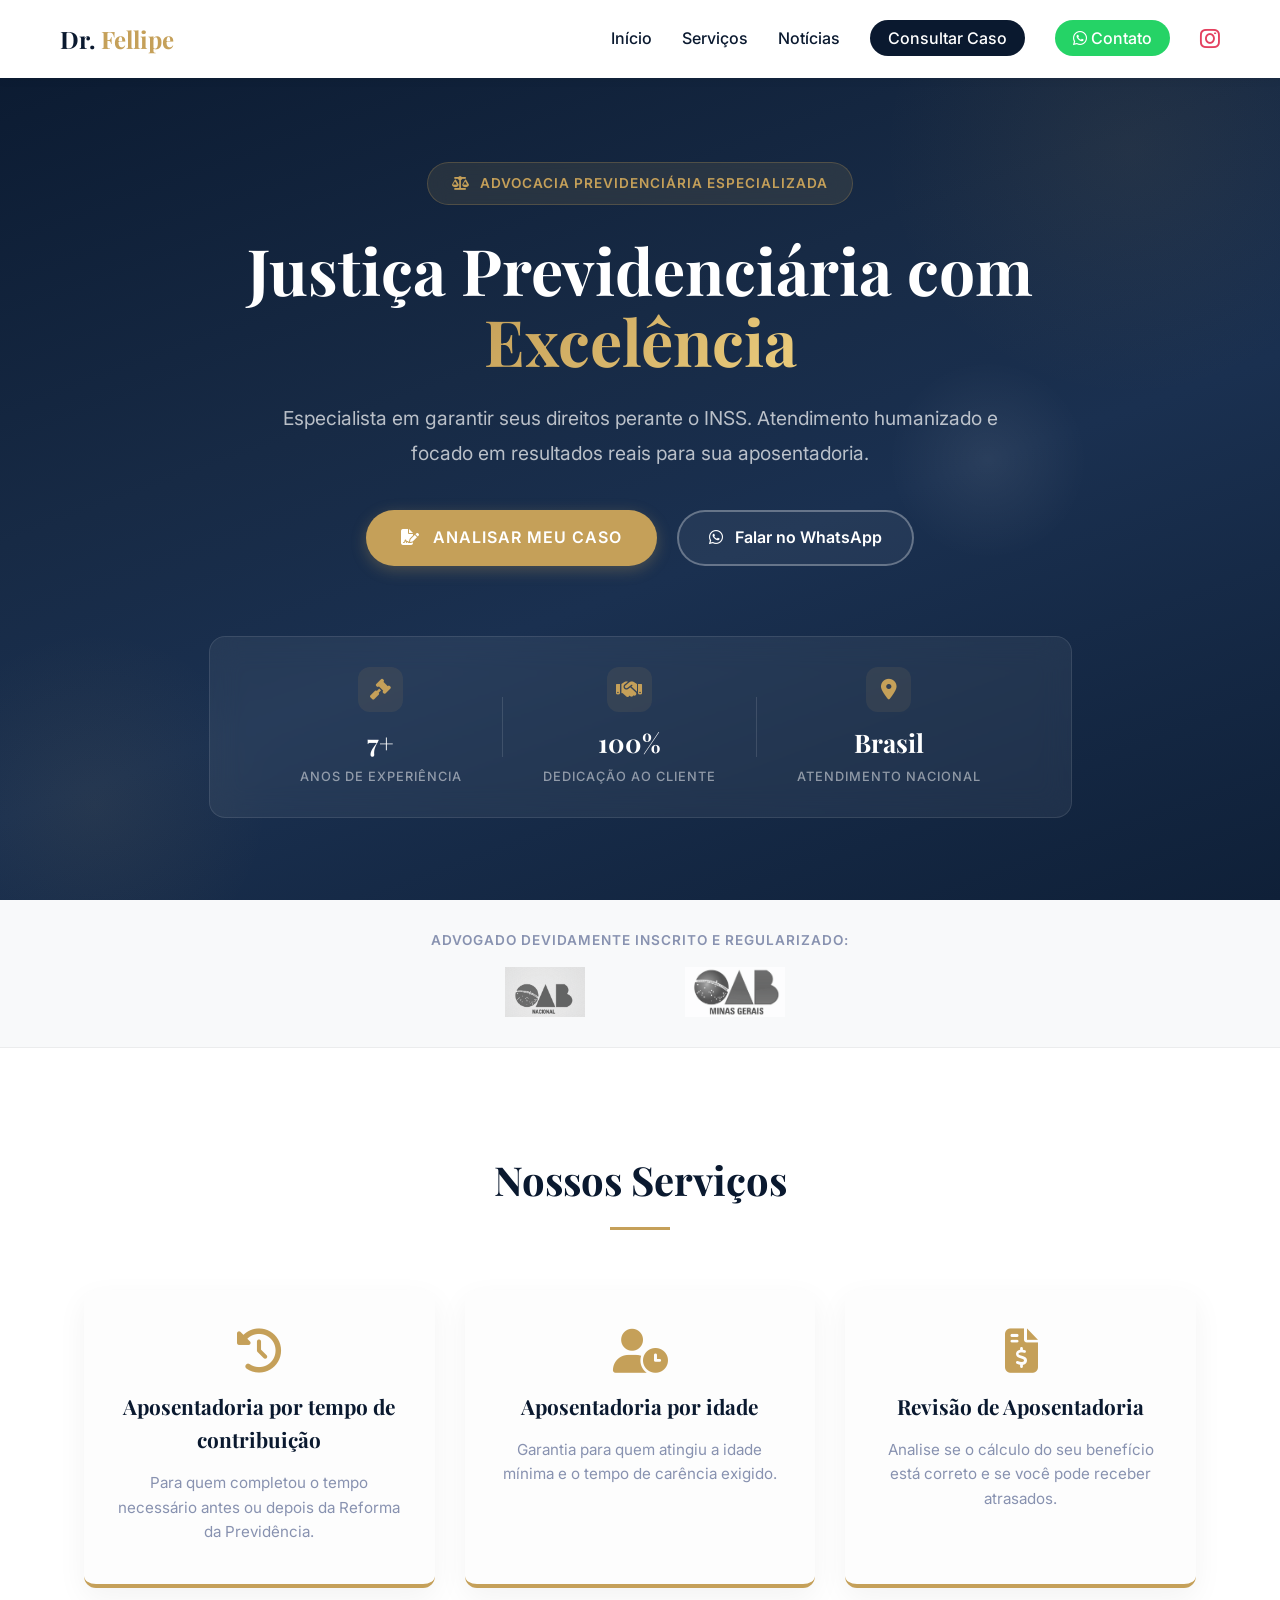
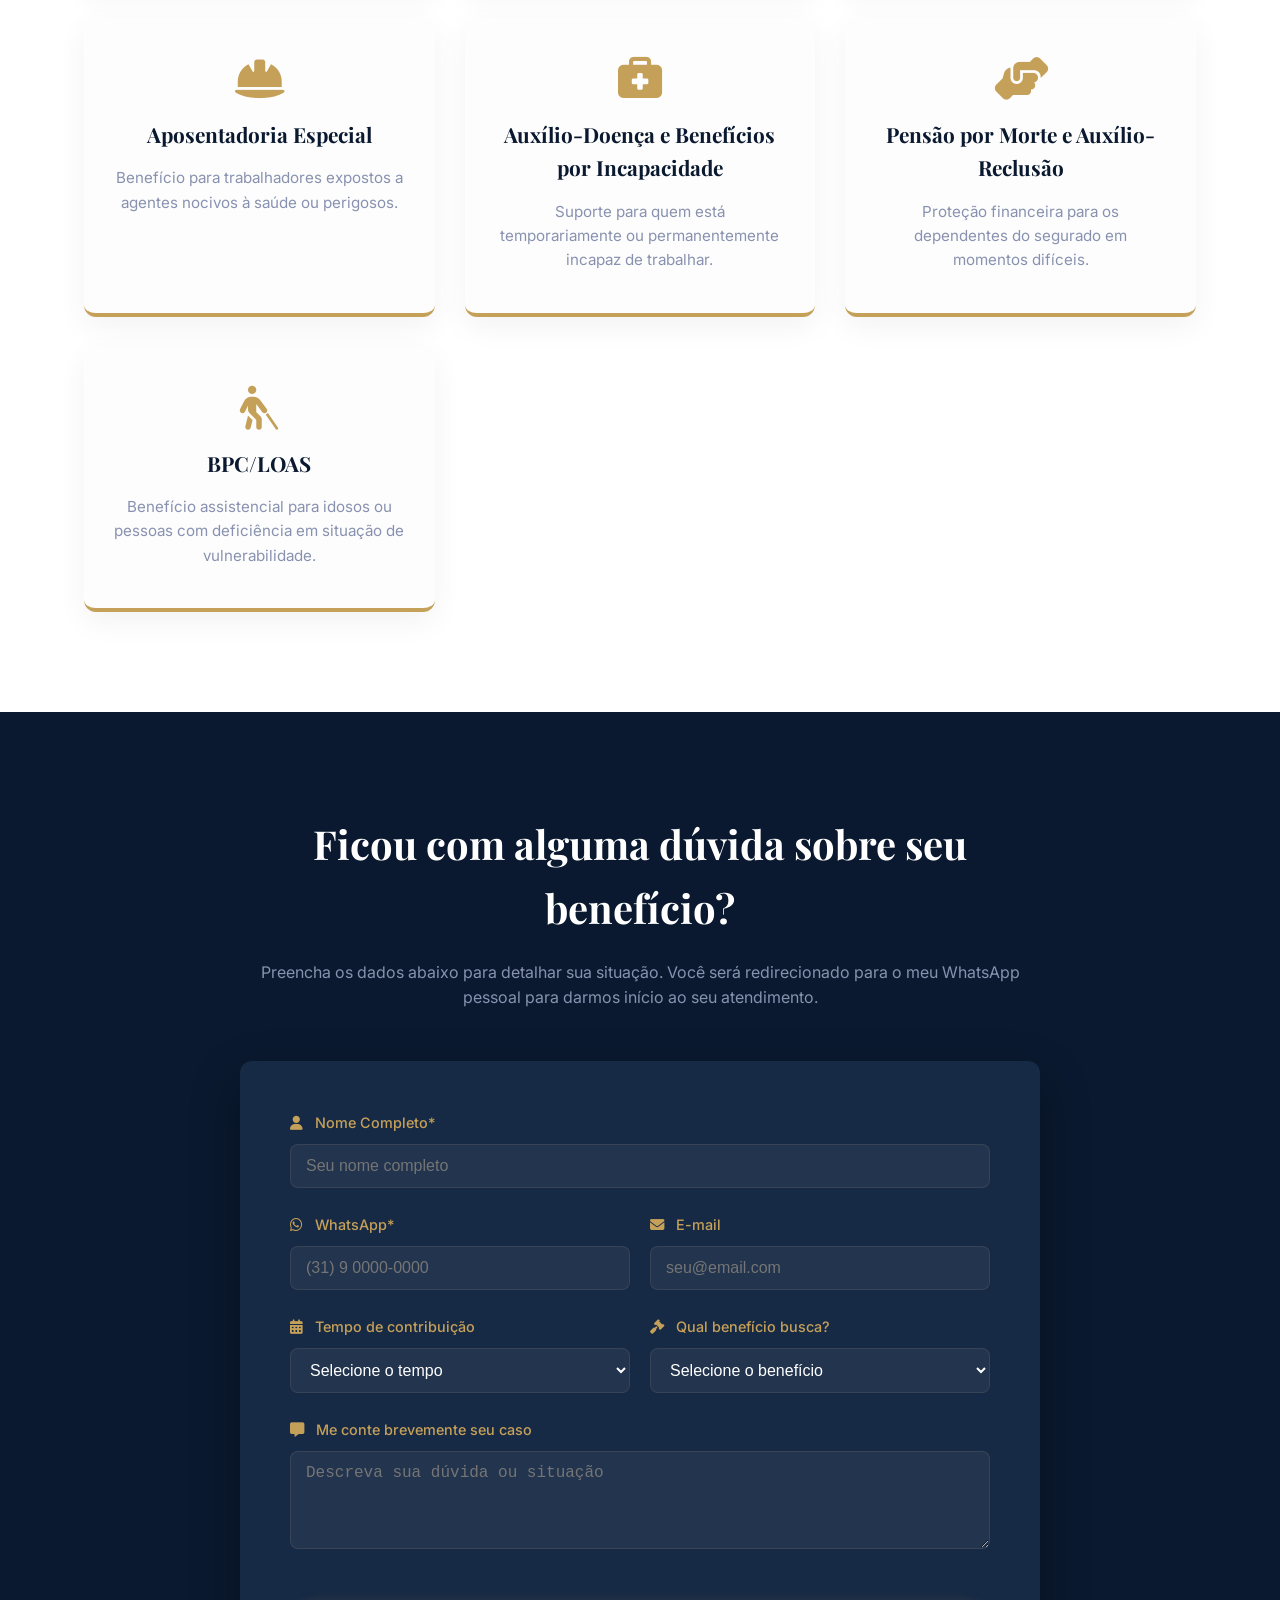
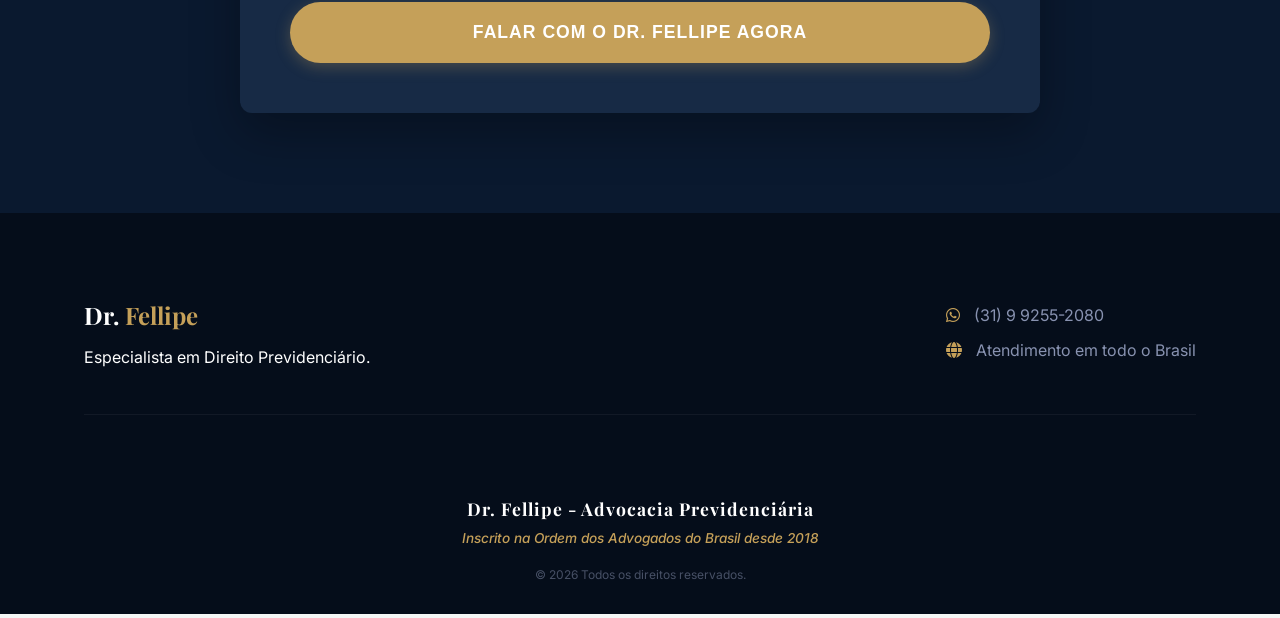
<file: index.html>
<!DOCTYPE html>
<html lang="pt-BR">

<head>
    <!-- Google tag (gtag.js) -->
    <script async src="https://www.googletagmanager.com/gtag/js?id=G-FZ1FF92RK1"></script>
    <script>
        window.dataLayer = window.dataLayer || [];
        function gtag() { dataLayer.push(arguments); }
        gtag('js', new Date());
        gtag('config', 'G-FZ1FF92RK1');
    </script>
    <meta charset="UTF-8">
    <meta name="viewport" content="width=device-width, initial-scale=1.0">
    <title>Dr. Fellipe - Advocacia Previdenciária especializada</title>
    <meta name="description"
        content="Consultoria especializada em aposentadorias, revisões e benefícios do INSS. Dr. Fellipe - Atendimento humanizado e focado em resultados reais para você.">
    <!-- Favicon -->
    <link rel="icon" type="image/svg+xml" href="favicon.svg">
    <!-- Schema.org JSON-LD -->
    <script type="application/ld+json">
    {
        "@context": "https://schema.org",
        "@type": "Attorney",
        "name": "Dr. Fellipe - Advocacia Previdenciária",
        "description": "Consultoria especializada em aposentadorias, revisões e benefícios do INSS. Atendimento humanizado e focado em resultados reais.",
        "url": "https://drfellipe.com.br",
        "telephone": "+5531992552080",
        "areaServed": "BR",
        "priceRange": "$$",
        "knowsAbout": ["Direito Previdenciário", "Aposentadoria", "Revisão de Benefício", "INSS", "BPC/LOAS"],
        "sameAs": [
            "https://www.instagram.com/fellipe_rosse/"
        ],
        "contactPoint": {
            "@type": "ContactPoint",
            "telephone": "+5531992552080",
            "contactType": "customer service",
            "availableLanguage": "Portuguese"
        }
    }
    </script>

    <!-- Open Graph -->
    <meta property="og:title" content="Dr. Fellipe - Advocacia Previdenciária">
    <meta property="og:description" content="Sua aposentadoria com quem entende do assunto.">
    <meta property="og:type" content="website">
    <!-- Fonts -->
    <link rel="preconnect" href="https://fonts.googleapis.com">
    <link rel="preconnect" href="https://fonts.gstatic.com" crossorigin>
    <link
        href="https://fonts.googleapis.com/css2?family=Inter:wght@300;400;600;700&family=Playfair+Display:wght@400;700&display=swap"
        rel="stylesheet">
    <!-- Font Awesome -->
    <link rel="stylesheet" href="https://cdnjs.cloudflare.com/ajax/libs/font-awesome/6.4.0/css/all.min.css">
    <!-- Styles -->
    <link rel="stylesheet" href="style.css">
</head>

<body>

    <!-- Loading Spinner -->
    <div id="page-loader" class="page-loader">
        <div class="loader-content">
            <div class="loader-spinner"></div>
            <div class="loader-logo">Dr. <span>Fellipe</span></div>
        </div>
    </div>

    <!-- Header / Nav -->
    <header>
        <nav class="container">
            <div class="logo">Dr. <span>Fellipe</span></div>
            <button class="hamburger" id="hamburger" aria-label="Abrir menu">
                <span class="hamburger-line"></span>
                <span class="hamburger-line"></span>
                <span class="hamburger-line"></span>
            </button>
            <ul class="nav-links" id="navLinks">
                <li><a href="#home">Início</a></li>
                <li><a href="#servicos">Serviços</a></li>
                <li><a href="noticias.html">Notícias</a></li>
                <li><a href="#analise" class="btn-cta-nav">Consultar Caso</a></li>
                <li><a href="https://wa.me/5531992552080" class="btn-whatsapp-nav"><i class="fab fa-whatsapp"></i>
                        Contato</a></li>
                <li><a href="https://www.instagram.com/fellipe_rosse/" target="_blank" class="nav-instagram"><i
                            class="fab fa-instagram"></i></a></li>
            </ul>
        </nav>
    </header>

    <!-- Hero Section -->
    <section id="home" class="hero reveal">
        <!-- Decorative floating elements -->
        <div class="hero-decoration">
            <div class="hero-shape hero-shape-1"></div>
            <div class="hero-shape hero-shape-2"></div>
            <div class="hero-shape hero-shape-3"></div>
        </div>

        <div class="container hero-content">
            <div class="hero-text">
                <span class="hero-badge"><i class="fas fa-scale-balanced"></i> Advocacia Previdenciária Especializada</span>
                <h1>Justiça Previdenciária com <span class="highlight">Excelência</span></h1>
                <p>Especialista em garantir seus direitos perante o INSS. Atendimento humanizado e focado em resultados
                    reais para sua aposentadoria.</p>
                <div class="hero-btns">
                    <a href="#analise" class="btn btn-gold"><i class="fas fa-file-signature"></i> Analisar meu caso</a>
                    <a href="https://wa.me/5531992552080" class="btn-outline"><i class="fab fa-whatsapp"></i> Falar no WhatsApp</a>
                </div>
            </div>

            <div class="hero-stats">
                <div class="hero-stat">
                    <div class="hero-stat-icon"><i class="fas fa-gavel"></i></div>
                    <div class="hero-stat-number">7+</div>
                    <div class="hero-stat-label">Anos de Experiência</div>
                </div>
                <div class="hero-stat-divider"></div>
                <div class="hero-stat">
                    <div class="hero-stat-icon"><i class="fas fa-handshake"></i></div>
                    <div class="hero-stat-number">100%</div>
                    <div class="hero-stat-label">Dedicação ao Cliente</div>
                </div>
                <div class="hero-stat-divider"></div>
                <div class="hero-stat">
                    <div class="hero-stat-icon"><i class="fas fa-map-marker-alt"></i></div>
                    <div class="hero-stat-number">Brasil</div>
                    <div class="hero-stat-label">Atendimento Nacional</div>
                </div>
            </div>
        </div>
    </section>

    <!-- Trust Section (OAB Logos) -->
    <section class="trust-section reveal">

        <div class="container trust-container">
            <p>Advogado devidamente inscrito e regularizado:</p>
            <div class="logo-grid">
                <div class="trust-logo">
                    <img src="oab-nacional.png" alt="OAB Nacional - Conselho Federal"
                        onerror="this.parentElement.innerHTML='<span class=\'logo-placeholder\'>OAB Nacional</span>'">
                </div>
                <div class="trust-logo">
                    <img src="oab-mg.png" alt="OAB Minas Gerais"
                        onerror="this.parentElement.innerHTML='<span class=\'logo-placeholder\'>OAB MG</span>'">
                </div>
            </div>
        </div>
    </section>

    <!-- Services Section -->
    <section id="servicos" class="services reveal">

        <div class="container">
            <h2 class="section-title">Nossos Serviços</h2>
            <div class="services-grid">
                <!-- Cards will be styled in CSS -->
                <div class="service-card reveal">
                    <i class="fas fa-history"></i>
                    <h3>Aposentadoria por tempo de contribuição</h3>
                    <p class="service-description">Para quem completou o tempo necessário antes ou depois da Reforma da
                        Previdência.</p>
                </div>
                <div class="service-card reveal">
                    <i class="fas fa-user-clock"></i>
                    <h3>Aposentadoria por idade</h3>
                    <p class="service-description">Garantia para quem atingiu a idade mínima e o tempo de carência
                        exigido.</p>
                </div>
                <div class="service-card reveal">
                    <i class="fas fa-file-invoice-dollar"></i>
                    <h3>Revisão de Aposentadoria</h3>
                    <p class="service-description">Analise se o cálculo do seu benefício está correto e se você pode
                        receber atrasados.</p>
                </div>
                <div class="service-card reveal">
                    <i class="fas fa-hard-hat"></i>
                    <h3>Aposentadoria Especial</h3>
                    <p class="service-description">Benefício para trabalhadores expostos a agentes nocivos à saúde ou
                        perigosos.</p>
                </div>
                <div class="service-card reveal">
                    <i class="fas fa-briefcase-medical"></i>
                    <h3>Auxílio-Doença e Benefícios por Incapacidade</h3>
                    <p class="service-description">Suporte para quem está temporariamente ou permanentemente incapaz de
                        trabalhar.</p>
                </div>
                <div class="service-card reveal">
                    <i class="fas fa-hands-helping"></i>
                    <h3>Pensão por Morte e Auxílio-Reclusão</h3>
                    <p class="service-description">Proteção financeira para os dependentes do segurado em momentos
                        difíceis.</p>
                </div>
                <div class="service-card reveal">
                    <i class="fas fa-blind"></i>
                    <h3>BPC/LOAS</h3>
                    <p class="service-description">Benefício assistencial para idosos ou pessoas com deficiência em
                        situação de vulnerabilidade.</p>
                </div>

            </div>
        </div>
    </section>

    <!-- Funnel / Lead Generation Section -->
    <section id="analise" class="funnel reveal">

        <div class="container">
            <div class="funnel-container">
                <div class="funnel-header">
                    <h2>Ficou com alguma dúvida sobre seu benefício?</h2>
                    <p>Preencha os dados abaixo para detalhar sua situação. Você será redirecionado para o meu WhatsApp
                        pessoal para darmos início ao seu atendimento.</p>
                </div>

                <form id="leadForm" class="lead-form">
                    <div class="form-group">
                        <label for="nome"><i class="fas fa-user"></i> Nome Completo*</label>
                        <input type="text" id="nome" name="nome" placeholder="Seu nome completo" required>
                    </div>

                    <div class="form-row">
                        <div class="form-group">
                            <label for="whatsapp"><i class="fab fa-whatsapp"></i> WhatsApp*</label>
                            <input type="text" id="whatsapp" name="whatsapp" placeholder="(31) 9 0000-0000" required>
                        </div>
                        <div class="form-group">
                            <label for="email"><i class="fas fa-envelope"></i> E-mail</label>
                            <input type="email" id="email" name="email" placeholder="seu@email.com">
                        </div>
                    </div>

                    <div class="form-row">
                        <div class="form-group">
                            <label for="tempo"><i class="fas fa-calendar-alt"></i> Tempo de contribuição</label>
                            <select id="tempo" name="tempo">
                                <option value="">Selecione o tempo</option>
                                <option value="menos-15">Menos de 15 anos</option>
                                <option value="15-25">15 a 25 anos</option>
                                <option value="25-35">25 a 35 anos</option>
                                <option value="mais-35">Mais de 35 anos</option>
                                <option value="não-sei">Não sei ao certo</option>
                            </select>
                        </div>
                        <div class="form-group">
                            <label for="beneficio"><i class="fas fa-gavel"></i> Qual benefício busca?</label>
                            <select id="beneficio" name="beneficio">
                                <option value="">Selecione o benefício</option>
                                <option value="tempo">Aposentadoria por tempo</option>
                                <option value="especial">Aposentadoria especial</option>
                                <option value="revisao">Revisão de benefício</option>
                                <option value="auxilio">Auxílio-doença</option>
                                <option value="pensao">Pensão</option>
                                <option value="outro">Outro</option>
                            </select>
                        </div>
                    </div>

                    <div class="form-group">
                        <label for="caso"><i class="fas fa-comment-alt"></i> Me conte brevemente seu caso</label>
                        <textarea id="caso" name="caso" rows="4"
                            placeholder="Descreva sua dúvida ou situação"></textarea>
                    </div>

                    <button type="submit" class="btn btn-gold btn-block">
                        Falar com o Dr. Fellipe agora
                    </button>

                </form>
            </div>
        </div>
    </section>

    <footer>
        <div class="container">
            <div class="footer-content">
                <div class="footer-info">
                    <div class="logo">Dr. <span>Fellipe</span></div>
                    <p>Especialista em Direito Previdenciário.</p>
                </div>
                <div class="footer-contact">
                    <p><i class="fab fa-whatsapp"></i> (31) 9 9255-2080</p>
                    <p><i class="fas fa-globe"></i> Atendimento em todo o Brasil</p>
                </div>
            </div>
            <div class="footer-bottom">
                <p class="footer-credential">Dr. Fellipe - Advocacia Previdenciária</p>
                <p class="footer-oab">Inscrito na Ordem dos Advogados do Brasil desde 2018</p>
                <p class="footer-rights">&copy; 2026 Todos os direitos reservados.</p>
            </div>
        </div>
    </footer>

    <script src="script.js"></script>
</body>

</html>
</file>
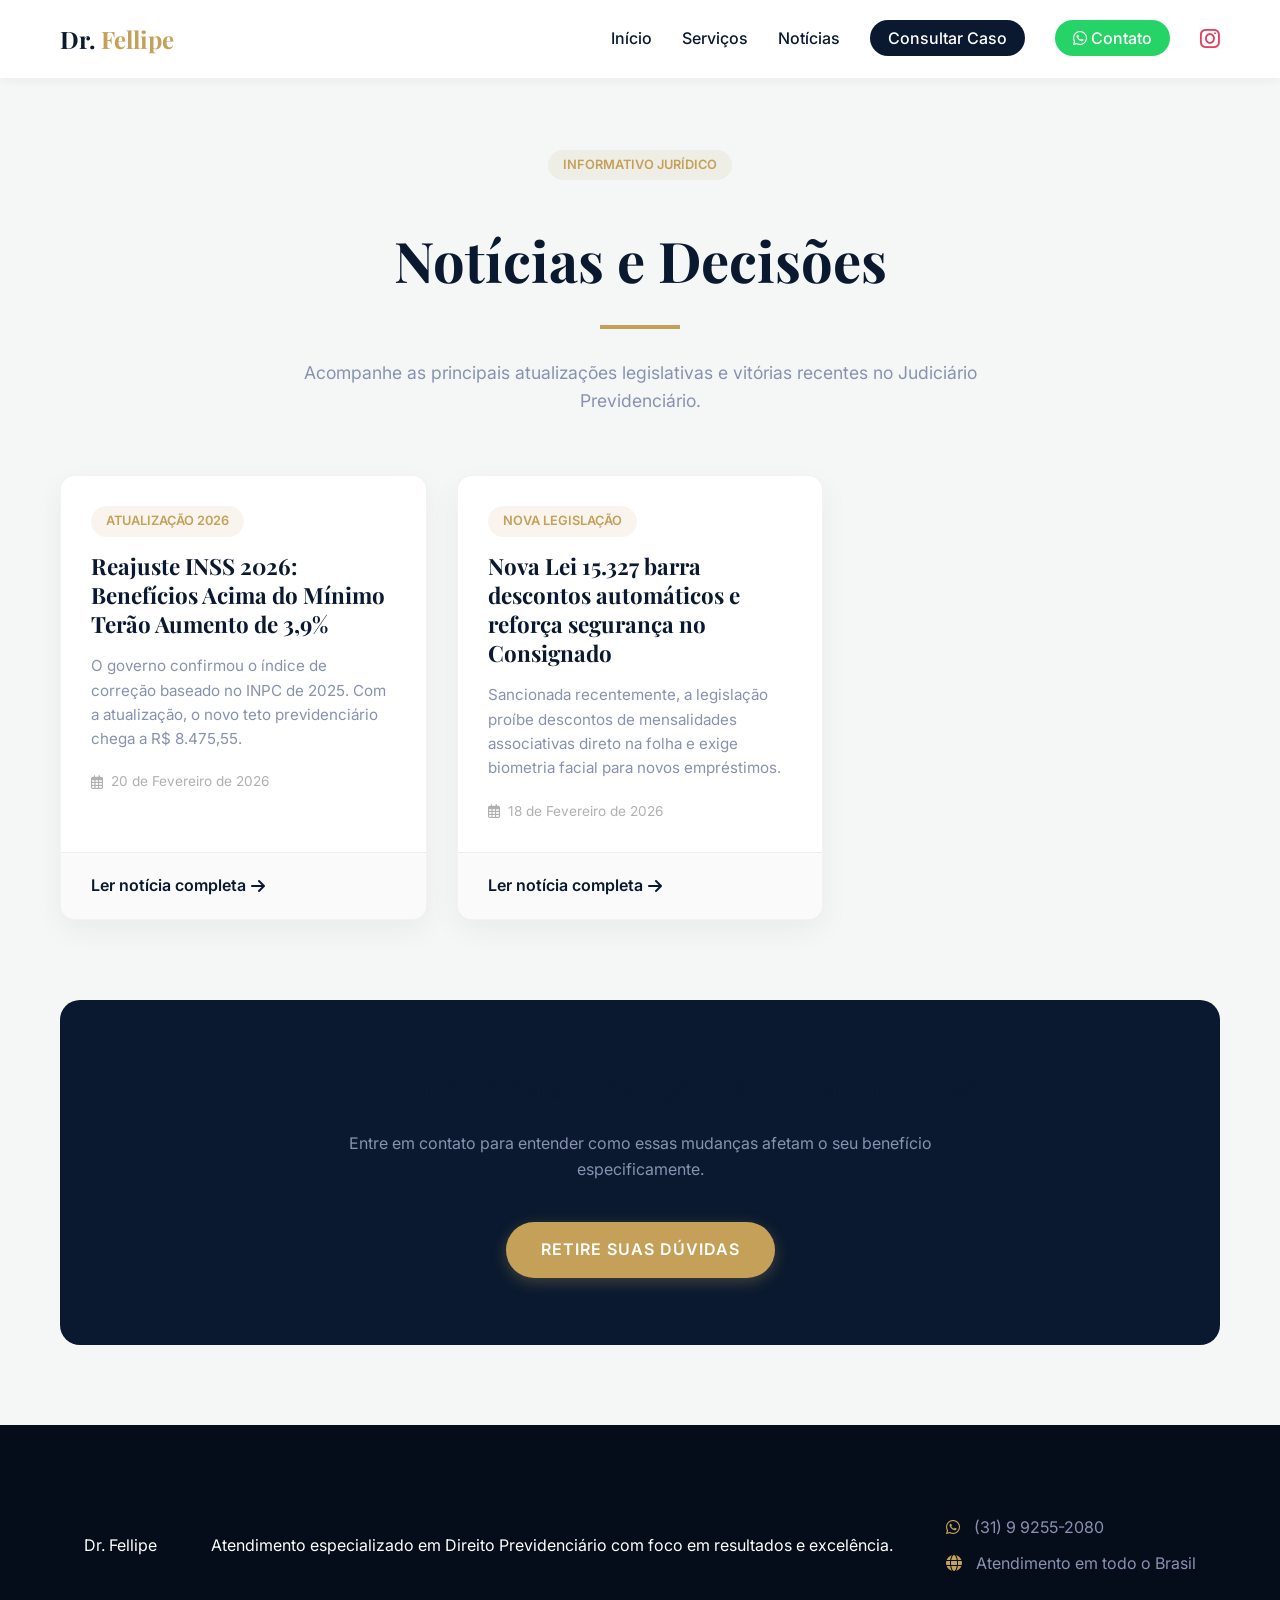
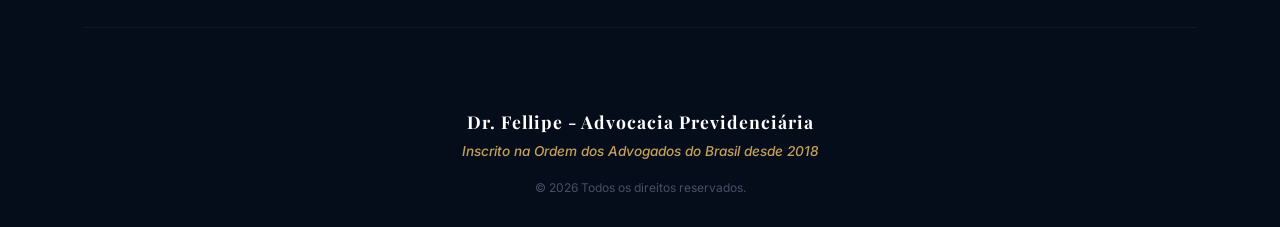
<file: noticias.html>
<!DOCTYPE html>
<html lang="pt-br">

<head>
    <!-- Google tag (gtag.js) -->
    <script async src="https://www.googletagmanager.com/gtag/js?id=G-FZ1FF92RK1"></script>
    <script>
        window.dataLayer = window.dataLayer || [];
        function gtag() { dataLayer.push(arguments); }
        gtag('js', new Date());
        gtag('config', 'G-FZ1FF92RK1');
    </script>
    <meta charset="UTF-8">
    <meta name="viewport" content="width=device-width, initial-scale=1.0">
    <title>Notícias e Decisões Judiciais | Dr. Fellipe Advocacia Previdenciária</title>
    <meta name="description"
        content="Informativo jurídico com notícias do mundo previdenciário e decisões judiciais favoráveis.">
    <!-- Favicon -->
    <link rel="icon" type="image/svg+xml" href="favicon.svg">
    <!-- Schema.org JSON-LD -->
    <script type="application/ld+json">
    {
        "@context": "https://schema.org",
        "@type": "Attorney",
        "name": "Dr. Fellipe - Advocacia Previdenciária",
        "description": "Consultoria especializada em aposentadorias, revisões e benefícios do INSS.",
        "url": "https://drfellipe.com.br",
        "telephone": "+5531992552080",
        "areaServed": "BR",
        "knowsAbout": ["Direito Previdenciário", "Aposentadoria", "Revisão de Benefício", "INSS", "BPC/LOAS"],
        "sameAs": ["https://www.instagram.com/fellipe_rosse/"]
    }
    </script>

    <!-- Google Fonts -->
    <link
        href="https://fonts.googleapis.com/css2?family=Inter:wght@300;400;500;600;700&family=Playfair+Display:wght@700;800&display=swap"
        rel="stylesheet">

    <!-- Font Awesome -->
    <link rel="stylesheet" href="https://cdnjs.cloudflare.com/ajax/libs/font-awesome/6.0.0/css/all.min.css">

    <!-- Custom CSS -->
    <link rel="stylesheet" href="style.css">
    <style>
        .news-grid {
            display: grid;
            grid-template-columns: repeat(auto-fill, minmax(350px, 1fr));
            gap: 30px;
            margin-bottom: 80px;
        }

        .news-card {
            background: white;
            border-radius: 15px;
            overflow: hidden;
            box-shadow: 0 10px 30px rgba(0, 0, 0, 0.05);
            transition: var(--transition);
            border: 1px solid rgba(0, 0, 0, 0.05);
            display: flex;
            flex-direction: column;
            cursor: pointer;
        }

        .news-card:hover {
            transform: translateY(-10px);
            box-shadow: 0 20px 40px rgba(0, 0, 0, 0.1);
        }

        .news-content {
            padding: 30px;
            flex-grow: 1;
        }

        .news-tag {
            display: inline-block;
            padding: 5px 15px;
            background: rgba(197, 160, 89, 0.1);
            color: var(--accent-gold);
            border-radius: 50px;
            font-size: 0.8rem;
            font-weight: 600;
            margin-bottom: 15px;
            text-transform: uppercase;
        }

        .news-title {
            font-family: var(--font-heading);
            font-size: 1.4rem;
            color: var(--primary-dark);
            margin-bottom: 15px;
            line-height: 1.3;
        }

        .news-excerpt {
            color: var(--text-muted);
            font-size: 0.95rem;
            line-height: 1.6;
            margin-bottom: 20px;
        }

        .news-date {
            font-size: 0.85rem;
            color: #b0b0b0;
            display: flex;
            align-items: center;
            gap: 8px;
        }

        .news-footer {
            padding: 20px 30px;
            border-top: 1px solid rgba(0, 0, 0, 0.05);
            background: #fafafa;
        }

        .read-more {
            color: var(--primary-dark);
            font-weight: 600;
            text-decoration: none;
            display: flex;
            align-items: center;
            gap: 5px;
            transition: var(--transition);
        }

        .read-more:hover {
            color: var(--accent-gold);
            gap: 10px;
        }

        /* Modal Styles */
        .modal-overlay {
            position: fixed;
            top: 0;
            left: 0;
            width: 100%;
            height: 100%;
            background: rgba(10, 25, 47, 0.95);
            display: none;
            justify-content: center;
            align-items: center;
            z-index: 2000;
            padding: 20px;
            backdrop-filter: blur(5px);
        }

        .modal-content {
            background: var(--white);
            max-width: 800px;
            width: 100%;
            max-height: 90vh;
            border-radius: 20px;
            position: relative;
            overflow-y: auto;
            padding: 60px;
            box-shadow: 0 30px 60px rgba(0, 0, 0, 0.5);
        }

        .modal-close {
            position: absolute;
            top: 25px;
            right: 25px;
            font-size: 1.5rem;
            color: var(--primary-dark);
            cursor: pointer;
            transition: var(--transition);
        }

        .modal-close:hover {
            color: var(--accent-gold);
            transform: rotate(90deg);
        }

        .modal-full-text {
            line-height: 1.8;
            color: var(--primary-light);
            font-size: 1.1rem;
        }

        .modal-full-text h3 {
            font-family: var(--font-heading);
            color: var(--primary-dark);
            margin: 30px 0 15px;
            font-size: 1.5rem;
        }

        .modal-full-text strong {
            color: var(--accent-gold);
        }

        .modal-full-text blockquote {
            border-left: 4px solid var(--accent-gold);
            padding-left: 20px;
            margin: 30px 0;
            font-style: italic;
            color: var(--text-muted);
        }
    </style>
</head>

<body>
    <!-- Loading Spinner -->
    <div id="page-loader" class="page-loader">
        <div class="loader-content">
            <div class="loader-spinner"></div>
            <div class="loader-logo">Dr. <span>Fellipe</span></div>
        </div>
    </div>

    <header>
        <nav class="container">
            <div class="logo">Dr. <span>Fellipe</span></div>
            <button class="hamburger" id="hamburger" aria-label="Abrir menu">
                <span class="hamburger-line"></span>
                <span class="hamburger-line"></span>
                <span class="hamburger-line"></span>
            </button>
            <ul class="nav-links" id="navLinks">
                <li><a href="index.html#home">Início</a></li>
                <li><a href="index.html#servicos">Serviços</a></li>
                <li><a href="noticias.html" class="active">Notícias</a></li>
                <li><a href="index.html#analise" class="btn-cta-nav">Consultar Caso</a></li>
                <li><a href="https://wa.me/5531992552080" class="btn-whatsapp-nav"><i class="fab fa-whatsapp"></i>
                        Contato</a></li>
                <li><a href="https://www.instagram.com/fellipe_rosse/" target="_blank" class="nav-instagram"><i
                            class="fab fa-instagram"></i></a></li>
            </ul>
        </nav>
    </header>

    <main style="padding-top: 150px; min-height: 80vh;">
        <section class="container">
            <div style="text-align: center; margin-bottom: 60px;">
                <span class="news-tag">Informativo Jurídico</span>
                <h1
                    style="font-family: var(--font-heading); font-size: 3.5rem; color: var(--primary-dark); margin: 20px 0;">
                    Notícias e Decisões
                </h1>
                <div style="width: 80px; height: 4px; background: var(--accent-gold); margin: 0 auto 30px;"></div>
                <p style="color: var(--text-muted); font-size: 1.1rem; max-width: 700px; margin: 0 auto;">
                    Acompanhe as principais atualizações legislativas e vitórias recentes no Judiciário Previdenciário.
                </p>
            </div>

            <div class="news-grid">
                <!-- Notícia 1 -->
                <article class="news-card" onclick="openModal('news-1')">
                    <div class="news-content">
                        <span class="news-tag">Atualização 2026</span>
                        <h2 class="news-title">Reajuste INSS 2026: Benefícios Acima do Mínimo Terão Aumento de 3,9%</h2>
                        <p class="news-excerpt">
                            O governo confirmou o índice de correção baseado no INPC de 2025. Com a atualização, o novo
                            teto previdenciário chega a R$ 8.475,55.
                        </p>
                        <div class="news-date">
                            <i class="far fa-calendar-alt"></i> 20 de Fevereiro de 2026
                        </div>
                    </div>
                    <div class="news-footer">
                        <span class="read-more">Ler notícia completa <i class="fas fa-arrow-right"></i></span>
                    </div>
                </article>

                <!-- Notícia 2 -->
                <article class="news-card" onclick="openModal('news-2')">
                    <div class="news-content">
                        <span class="news-tag">Nova Legislação</span>
                        <h2 class="news-title">Nova Lei 15.327 barra descontos automáticos e reforça segurança no
                            Consignado</h2>
                        <p class="news-excerpt">
                            Sancionada recentemente, a legislação proíbe descontos de mensalidades associativas direto
                            na folha e exige biometria facial para novos empréstimos.
                        </p>
                        <div class="news-date">
                            <i class="far fa-calendar-alt"></i> 18 de Fevereiro de 2026
                        </div>
                    </div>
                    <div class="news-footer">
                        <span class="read-more">Ler notícia completa <i class="fas fa-arrow-right"></i></span>
                    </div>
                </article>
            </div>

            <div id="leads"
                style="background: var(--primary-dark); padding: 60px; border-radius: 20px; text-align: center; color: white; margin-bottom: 80px;">
                <h2 style="font-family: var(--font-heading); font-size: 2rem; margin-bottom: 20px;">Ficou com dúvida
                    sobre alguma dessas notícias?</h2>
                <p style="color: var(--text-muted); margin-bottom: 40px; max-width: 600px; margin-inline: auto;">
                    Entre em contato para entender como essas mudanças afetam o seu benefício especificamente.
                </p>
                <a href="https://wa.me/5531992552080" class="btn btn-gold">Retire suas dúvidas</a>
            </div>
        </section>
    </main>

    <!-- Modal for Full News -->
    <div class="modal-overlay" id="newsModal">
        <div class="modal-content">
            <span class="modal-close" onclick="closeModal()"><i class="fas fa-times"></i></span>
            <div id="modalBody" class="modal-full-text">
                <!-- Content will be injected here -->
            </div>
        </div>
    </div>

    <!-- Hidden Contents -->
    <template id="news-1">
        <span class="news-tag">Atualização 2026</span>
        <h2
            style="font-family: var(--font-heading); color: var(--primary-dark); font-size: 2.2rem; margin-bottom: 25px;">
            Reajuste INSS 2026: Benefícios Acima do Mínimo Terão Aumento de 3,9%</h2>
        <p>A partir de fevereiro de 2026, os aposentados e pensionistas do Instituto Nacional do Seguro Social (INSS)
            que recebem valores superiores ao salário mínimo terão seus benefícios reajustados. O índice oficial de
            correção é de <strong>3,9%</strong>, acompanhando a variação do INPC consolidado ao longo de 2025.</p>
        <p>Este ajuste é fundamental para manter o poder de compra dos segurados, aplicando-se a todas as modalidades de
            aposentadoria e pensão que superam o piso previdenciário nacional.</p>

        <h3>Novo Teto Previdenciário</h3>
        <p>Com a aplicação do reajuste, o valor máximo pago pelo INSS (Teto) sobe de R$ 8.157,40 para <strong>R$
                8.475,55</strong> em 2026. Esse montante serve como limite para qualquer benefício pago pelo regime
            geral.</p>

        <h3>Como funciona o cálculo?</h3>
        <p>O INPC é o termômetro utilizado pelo governo para medir o custo de vida. Para quem já recebia o benefício em
            janeiro de 2025, o reajuste será integral. Para novos aposentados ao longo de 2025, o aumento será
            proporcional aos meses de recebimento.</p>

        <h3>Calendário de Pagamentos</h3>
        <p>O cronograma segue o número final do cartão:</p>
        <ul style="margin-left: 20px;">
            <li><strong>Acima do mínimo:</strong> Pagamentos iniciam em 02 de Fevereiro de 2026.</li>
            <li><strong>Salário mínimo:</strong> Pagamentos iniciam em 26 de Janeiro de 2026.</li>
        </ul>

        <div style="margin-top: 40px; border-top: 1px solid #eee; padding-top: 20px;">
            <a href="index.html#analise" class="btn btn-gold">Deseja revisar seu reajuste? Fale com o Dr. Fellipe</a>
        </div>
    </template>

    <template id="news-2">
        <span class="news-tag">Nova Legislação</span>
        <h2
            style="font-family: var(--font-heading); color: var(--primary-dark); font-size: 2.2rem; margin-bottom: 25px;">
            Nova Lei 15.327 barra descontos automáticos e reforça segurança no Consignado</h2>
        <p>A nova <strong>Lei nº 15.327/2026</strong> trouxe mudanças drásticas e positivas para a proteção financeira
            de aposentados e pensionistas do INSS. O foco é combater abusos relacionados a descontos associativos e
            fraudes em empréstimos.</p>

        <h3>Fim das Mensalidades Automáticas</h3>
        <p>A maior mudança é a proibição do desconto automático de mensalidades de associações direto na folha de
            pagamento. Agora, o beneficiário que desejar se associar deve pagar via boleto ou cartão, garantindo total
            controle sobre seu dinheiro.</p>

        <h3>Segurança Reforçada no Consignado</h3>
        <p>Para evitar contratações fraudulentas, a lei estabelece novas travas de segurança:</p>
        <ul style="margin-left: 20px;">
            <li><strong>Bloqueio Automático:</strong> O benefício é bloqueado para novos empréstimos após cada
                contratação.</li>
            <li><strong>Biometria Obrigatória:</strong> O desbloqueio exige biometria facial ou digital do titular.</li>
            <li><strong>Fim do Telefone:</strong> Proibição total de empréstimos fechados por chamadas telefônicas.</li>
        </ul>

        <blockquote>
            "Essa legislação representa um marco na defesa da dignidade financeira do idoso, impedindo que descontos
            'fantasmas' corroam o sustento das famílias."
        </blockquote>

        <div style="margin-top: 40px; border-top: 1px solid #eee; padding-top: 20px;">
            <a href="index.html#analise" class="btn btn-gold">Identificou um desconto indevido? Clique aqui</a>
        </div>
    </template>

    <footer>
        <div class="container">
            <div class="footer-content">
                <div class="footer-logo">Dr. <span>Fellipe</span></div>
                <div class="footer-info">
                    <p>Atendimento especializado em Direito Previdenciário com foco em resultados e excelência.</p>
                </div>
                <div class="footer-contact">
                    <p><i class="fab fa-whatsapp"></i> (31) 9 9255-2080</p>
                    <p><i class="fas fa-globe"></i> Atendimento em todo o Brasil</p>
                </div>
            </div>
            <div class="footer-bottom">
                <p class="footer-credential">Dr. Fellipe - Advocacia Previdenciária</p>
                <p class="footer-oab">Inscrito na Ordem dos Advogados do Brasil desde 2018</p>
                <p class="footer-rights">&copy; 2026 Todos os direitos reservados.</p>
            </div>
        </div>
    </footer>

    <script>
        function openModal(id) {
            const modal = document.getElementById('newsModal');
            const body = document.getElementById('modalBody');
            const template = document.getElementById(id);

            body.innerHTML = template.innerHTML;
            modal.style.display = 'flex';
            document.body.style.overflow = 'hidden'; // Prevent scroll
        }

        function closeModal() {
            const modal = document.getElementById('newsModal');
            modal.style.display = 'none';
            document.body.style.overflow = 'auto'; // Restore scroll
        }

        // Close on overlay click
        window.onclick = function (event) {
            const modal = document.getElementById('newsModal');
            if (event.target == modal) {
                closeModal();
            }
        }
    </script>
    <script src="script.js"></script>
</body>

</html>
</file>
<file: style.css>
:root {
    /* Color Palette */
    --primary-dark: #0A192F;
    --primary-light: #172A45;
    --accent-gold: #C5A059;
    --accent-gold-hover: #D4AF37;
    --text-light: #F8F9FA;
    --text-muted: #8892B0;
    --white: #FFFFFF;
    --bg-light: #F4F7F6;

    /* Typography */
    --font-heading: 'Playfair Display', serif;
    --font-body: 'Inter', sans-serif;

    /* Glassmorphism */
    --glass-bg: rgba(255, 255, 255, 0.05);
    --glass-border: rgba(255, 255, 255, 0.1);
    --glass-shadow: 0 8px 32px 0 rgba(0, 0, 0, 0.37);

    /* Layout */
    --section-padding: 100px 5%;
    --border-radius: 12px;
    --transition: all 0.4s cubic-bezier(0.165, 0.84, 0.44, 1);
}

/* Scroll Reveal Classes */
.reveal {
    opacity: 0;
    transform: translateY(30px);
    transition: var(--transition);
}

.reveal.active {
    opacity: 1;
    transform: translateY(0);
}


* {
    margin: 0;
    padding: 0;
    box-sizing: border-box;
}

body {
    font-family: var(--font-body);
    color: var(--primary-dark);
    background-color: var(--bg-light);
    line-height: 1.6;
    overflow-x: hidden;
}

h1,
h2,
h3,
h4 {
    font-family: var(--font-heading);
    color: var(--primary-dark);
}

a {
    text-decoration: none;
    transition: var(--transition);
}

ul {
    list-style: none;
}

.container {
    max-width: 1200px;
    margin: 0 auto;
    padding: 0 20px;
}

/* Button Styles */
.btn {
    display: inline-block;
    padding: 15px 35px;
    border-radius: 50px;
    font-weight: 600;
    cursor: pointer;
    text-align: center;
    border: none;
    font-size: 1rem;
    transition: var(--transition);
    text-transform: uppercase;
    letter-spacing: 1px;
}

.btn-gold {
    background-color: var(--accent-gold);
    color: var(--white);
    box-shadow: 0 4px 15px rgba(197, 160, 89, 0.3);
    position: relative;
    overflow: hidden;
}

.btn-gold::after {
    content: '';
    position: absolute;
    top: -50%;
    left: -60%;
    width: 20%;
    height: 200%;
    background: rgba(255, 255, 255, 0.2);
    transform: rotate(30deg);
    transition: none;
}

.btn-gold:hover::after {
    left: 140%;
    transition: all 0.6s ease;
}


.btn-gold:hover {
    background-color: var(--accent-gold-hover);
    transform: translateY(-3px);
    box-shadow: 0 6px 20px rgba(197, 160, 89, 0.4);
}

/* Header */
header {
    background-color: var(--white);
    padding: 20px 0;
    position: fixed;
    width: 100%;
    top: 0;
    z-index: 1000;
    box-shadow: 0 2px 10px rgba(0, 0, 0, 0.05);
}

header .container {
    display: flex;
    justify-content: space-between;
    align-items: center;
}

.logo {
    font-family: var(--font-heading);
    font-size: 1.5rem;
    font-weight: 700;
    color: var(--primary-dark);
}

.logo span {
    color: var(--accent-gold);
}

.nav-links {
    display: flex;
    align-items: center;
    gap: 30px;
}

.nav-links a {
    color: var(--primary-dark);
    font-weight: 500;
}

.nav-links a:hover {
    color: var(--accent-gold);
}

/* Floating Social Sidebar removed */

.nav-instagram {
    font-size: 1.4rem;
    color: #e4405f !important;
    /* Instagram Pink */
    display: flex;
    align-items: center;
    transition: var(--transition);
}

.nav-instagram:hover {
    transform: scale(1.1);
    color: #bc1888 !important;
}

.btn-cta-nav {
    background-color: var(--primary-dark);
    color: white !important;
    padding: 8px 18px;
    border-radius: 50px;
}

.btn-cta-nav:hover {
    background-color: var(--primary-light);
    transform: scale(1.05);
}

.btn-whatsapp-nav {
    background-color: #25D366;
    color: white !important;
    padding: 8px 18px;
    border-radius: 50px;
}

/* Hamburger Menu Button */
.hamburger {
    display: none;
    flex-direction: column;
    justify-content: center;
    align-items: center;
    gap: 5px;
    width: 40px;
    height: 40px;
    background: none;
    border: none;
    cursor: pointer;
    z-index: 1100;
    padding: 5px;
}

.hamburger-line {
    display: block;
    width: 26px;
    height: 3px;
    background-color: var(--primary-dark);
    border-radius: 3px;
    transition: all 0.3s ease;
}

.hamburger.active .hamburger-line:nth-child(1) {
    transform: rotate(45deg) translate(5px, 6px);
}

.hamburger.active .hamburger-line:nth-child(2) {
    opacity: 0;
}

.hamburger.active .hamburger-line:nth-child(3) {
    transform: rotate(-45deg) translate(5px, -6px);
}

/* Loading Spinner */
.page-loader {
    position: fixed;
    top: 0;
    left: 0;
    width: 100%;
    height: 100%;
    background: var(--white);
    display: flex;
    justify-content: center;
    align-items: center;
    z-index: 9999;
    transition: opacity 0.5s ease, visibility 0.5s ease;
}

.page-loader.hidden {
    opacity: 0;
    visibility: hidden;
}

.loader-content {
    text-align: center;
}

.loader-spinner {
    width: 45px;
    height: 45px;
    border: 4px solid rgba(10, 25, 47, 0.1);
    border-top-color: var(--accent-gold);
    border-radius: 50%;
    margin: 0 auto 20px;
    animation: spin 0.8s linear infinite;
}

@keyframes spin {
    to { transform: rotate(360deg); }
}

.loader-logo {
    font-family: var(--font-heading);
    font-size: 1.5rem;
    font-weight: 700;
    color: var(--primary-dark);
    letter-spacing: 1px;
}

.loader-logo span {
    color: var(--accent-gold);
}

/* Hero Section */
.hero {
    padding: 160px 5% 80px;
    background: linear-gradient(160deg, #0A192F 0%, #172A45 40%, #1a3050 60%, #0f2038 100%);
    min-height: 100vh;
    display: flex;
    align-items: center;
    position: relative;
    overflow: hidden;
}

/* Decorative floating shapes */
.hero-decoration {
    position: absolute;
    inset: 0;
    pointer-events: none;
    z-index: 0;
}

.hero-shape {
    position: absolute;
    border-radius: 50%;
    opacity: 0.07;
}

.hero-shape-1 {
    width: 500px;
    height: 500px;
    background: radial-gradient(circle, var(--accent-gold), transparent 70%);
    top: -100px;
    right: -100px;
    animation: float-shape 8s ease-in-out infinite;
}

.hero-shape-2 {
    width: 350px;
    height: 350px;
    background: radial-gradient(circle, var(--accent-gold), transparent 70%);
    bottom: -80px;
    left: -80px;
    animation: float-shape 10s ease-in-out infinite reverse;
}

.hero-shape-3 {
    width: 200px;
    height: 200px;
    background: radial-gradient(circle, #ffffff, transparent 70%);
    top: 40%;
    right: 15%;
    animation: float-shape 12s ease-in-out infinite 2s;
}

@keyframes float-shape {
    0%, 100% { transform: translate(0, 0) scale(1); }
    33% { transform: translate(20px, -30px) scale(1.05); }
    66% { transform: translate(-15px, 20px) scale(0.95); }
}

.hero-content {
    display: flex;
    flex-direction: column;
    align-items: center;
    text-align: center;
    position: relative;
    z-index: 1;
}

/* Hero Badge */
.hero-badge {
    display: inline-flex;
    align-items: center;
    gap: 10px;
    background: rgba(197, 160, 89, 0.12);
    border: 1px solid rgba(197, 160, 89, 0.25);
    color: var(--accent-gold);
    padding: 10px 24px;
    border-radius: 50px;
    font-size: 0.85rem;
    font-weight: 600;
    letter-spacing: 1px;
    text-transform: uppercase;
    margin-bottom: 30px;
    backdrop-filter: blur(10px);
    animation: badge-glow 3s ease-in-out infinite;
}

@keyframes badge-glow {
    0%, 100% { box-shadow: 0 0 15px rgba(197, 160, 89, 0.1); }
    50% { box-shadow: 0 0 25px rgba(197, 160, 89, 0.2); }
}

.hero-text h1 {
    font-size: 4rem;
    line-height: 1.1;
    margin-bottom: 25px;
    color: var(--white);
    max-width: 950px;
    width: 100%;
    margin-left: auto;
    margin-right: auto;
    text-align: center;
    animation: fade-up 1s ease-out forwards;
}

@keyframes fade-up {
    from {
        opacity: 0;
        transform: translateY(20px);
    }
    to {
        opacity: 1;
        transform: translateY(0);
    }
}

.hero-text h1 .highlight {
    display: inline-block;
    color: var(--accent-gold);
    background: linear-gradient(135deg, var(--accent-gold) 0%, #e8c97a 50%, var(--accent-gold) 100%);
    background-size: 200% auto;
    -webkit-background-clip: text;
    background-clip: text;
    -webkit-text-fill-color: transparent;
    animation: shine 4s linear infinite, glow-pulse 3s ease-in-out infinite;
    position: relative;
    padding: 0 5px;
    font-weight: 700;
}

@keyframes glow-pulse {
    0%, 100% { text-shadow: 0 0 10px rgba(197, 160, 89, 0); }
    50% { text-shadow: 0 0 20px rgba(197, 160, 89, 0.4); }
}

@keyframes shine {
    to { background-position: 200% center; }
}

.hero-text p {
    font-size: 1.2rem;
    color: rgba(255, 255, 255, 0.7);
    margin-bottom: 40px;
    max-width: 750px;
    line-height: 1.8;
    margin-left: auto;
    margin-right: auto;
    text-align: center;
    animation: fade-up 1s ease-out 0.3s forwards;
    opacity: 0;
}

.hero-btns {
    display: flex;
    gap: 20px;
    justify-content: center;
    flex-wrap: wrap;
    animation: fade-up 1s ease-out 0.6s forwards;
    opacity: 0;
}

.hero-btns .btn-gold i,
.hero-btns .btn-outline i {
    margin-right: 8px;
}

.btn-outline {
    border: 2px solid rgba(255, 255, 255, 0.3);
    color: var(--white);
    padding: 13px 30px;
    border-radius: 50px;
    font-weight: 600;
    backdrop-filter: blur(5px);
    background: rgba(255, 255, 255, 0.05);
}

.btn-outline:hover {
    border-color: var(--accent-gold);
    color: var(--accent-gold);
    background: rgba(197, 160, 89, 0.1);
    transform: translateY(-3px);
}

/* Hero Stats Bar */
.hero-stats {
    display: flex;
    align-items: center;
    justify-content: center;
    gap: 0;
    margin-top: 70px;
    margin-left: auto;
    margin-right: auto;
    background: rgba(255, 255, 255, 0.06);
    border: 1px solid rgba(255, 255, 255, 0.1);
    border-radius: 16px;
    padding: 30px 50px;
    backdrop-filter: blur(15px);
    width: fit-content;
}

.hero-stat {
    display: flex;
    flex-direction: column;
    align-items: center;
    padding: 0 40px;
}

.hero-stat-icon {
    font-size: 1.3rem;
    color: var(--accent-gold);
    margin-bottom: 10px;
    width: 45px;
    height: 45px;
    display: flex;
    align-items: center;
    justify-content: center;
    background: rgba(197, 160, 89, 0.1);
    border-radius: 12px;
}

.hero-stat-number {
    font-family: var(--font-heading);
    font-size: 1.6rem;
    font-weight: 700;
    color: var(--white);
    margin-bottom: 4px;
}

.hero-stat-label {
    font-size: 0.8rem;
    color: rgba(255, 255, 255, 0.5);
    text-transform: uppercase;
    letter-spacing: 1px;
    font-weight: 500;
}

.hero-stat-divider {
    width: 1px;
    height: 60px;
    background: rgba(255, 255, 255, 0.12);
}

/* Hero image styles removed (photo deleted) */



/* Trust / OAB Logos Section */
.trust-section {
    padding: 30px 0;
    background-color: #f8f9fa;
    border-bottom: 1px solid rgba(0, 0, 0, 0.05);
    text-align: center;
}

.trust-container p {
    font-size: 0.85rem;
    color: var(--text-muted);
    margin-bottom: 15px;
    text-transform: uppercase;
    letter-spacing: 1px;
    font-weight: 600;
}

.logo-grid {
    display: flex;
    justify-content: center;
    align-items: center;
    gap: 40px;
    flex-wrap: wrap;
}

.trust-logo {
    height: 50px;
    /* Reduced height for better fit */
    width: 150px;
    /* Fixed width to ensure equal spacing/weight */
    display: flex;
    align-items: center;
    justify-content: center;
    opacity: 0.8;
    transition: var(--transition);
    filter: grayscale(100%);
}

.trust-logo:hover {
    opacity: 1;
    filter: grayscale(0%);
    transform: translateY(-2px);
}

.trust-logo img {
    max-height: 100%;
    max-width: 100%;
    width: auto;
    height: auto;
    object-fit: contain;
}

.logo-placeholder {
    font-weight: 700;
    color: var(--primary-dark);
    font-size: 1.1rem;
    padding: 10px 20px;
    border: 2px solid var(--accent-gold);
    border-radius: 8px;
    background: white;
}

/* Services Section */
.services {
    padding: var(--section-padding);
    background-color: var(--white);
}

.section-title {
    text-align: center;
    font-size: 2.5rem;
    margin-bottom: 60px;
    position: relative;
}

.section-title::after {
    content: '';
    display: block;
    width: 60px;
    height: 3px;
    background: var(--accent-gold);
    margin: 15px auto 0;
}

.services-grid {
    display: grid;
    grid-template-columns: repeat(auto-fit, minmax(280px, 1fr));
    gap: 30px;
}

.service-card {
    background: var(--white);
    padding: 40px 30px;
    border-radius: var(--border-radius);
    text-align: center;
    box-shadow: 0 10px 30px rgba(0, 0, 0, 0.05);
    transition: var(--transition);
    border-bottom: 4px solid transparent;
}

.service-card:hover {
    transform: translateY(-10px);
    border-bottom-color: var(--accent-gold);
    box-shadow: 0 15px 40px rgba(0, 0, 0, 0.08);
}

.service-card i {
    font-size: 2.5rem;
    color: var(--accent-gold);
    margin-bottom: 20px;
}

.service-card h3 {
    font-size: 1.3rem;
    color: var(--primary-dark);
}

.service-card {
    cursor: pointer;
}

.service-description {
    max-height: 0;
    overflow: hidden;
    opacity: 0;
    transition: all 0.5s ease;
    font-size: 0.95rem;
    color: var(--text-muted);
    margin-top: 0;
}

.service-card.active {
    border-bottom-color: var(--accent-gold);
    background: #fdfdfd;
}

.service-card.active .service-description {
    max-height: 200px;
    opacity: 1;
    margin-top: 15px;
}

.service-card.active i {
    transform: scale(1.1);
}

/* Funnel Section */
.funnel {
    padding: var(--section-padding);
    background-color: var(--primary-dark);
    color: var(--white);
}

.funnel-container {
    max-width: 800px;
    margin: 0 auto;
}

.funnel-header {
    text-align: center;
    margin-bottom: 50px;
}

.funnel-header h2 {
    color: var(--white);
    font-size: 2.5rem;
    margin-bottom: 20px;
}

.funnel-header p {
    color: var(--text-muted);
}

.lead-form {
    background: var(--primary-light);
    padding: 50px;
    border-radius: var(--border-radius);
    box-shadow: 0 20px 50px rgba(0, 0, 0, 0.3);
}

.form-group {
    margin-bottom: 25px;
}

.form-row {
    display: grid;
    grid-template-columns: 1fr 1fr;
    gap: 20px;
}

.lead-form label {
    display: block;
    margin-bottom: 10px;
    color: var(--accent-gold);
    font-weight: 500;
    font-size: 0.9rem;
}

.lead-form label i {
    margin-right: 8px;
}

.lead-form input,
.lead-form select,
.lead-form textarea {
    width: 100%;
    padding: 12px 15px;
    border-radius: 8px;
    border: 1px solid rgba(255, 197, 160, 0.1);
    background: rgba(255, 255, 255, 0.05);
    color: var(--white);
    font-size: 1rem;
    transition: var(--transition);
}

/* Fix for select options visibility on dark background */
.lead-form select option {
    background-color: var(--primary-light);
    color: var(--white);
}

.lead-form input:focus,
.lead-form select:focus,
.lead-form textarea:focus {
    outline: none;
    border-color: var(--accent-gold);
    background: rgba(255, 255, 255, 0.12);
    transform: translateY(-2px);
    box-shadow: 0 5px 15px rgba(0, 0, 0, 0.2);
}


.btn-block {
    width: 100%;
    padding: 20px;
    font-size: 1.1rem;
    margin-top: 20px;
}

/* Footer */
footer {
    padding: 80px 5% 30px;
    background: #050d1a;
    color: var(--white);
}

.footer-content {
    display: flex;
    justify-content: space-between;
    align-items: center;
    margin-bottom: 50px;
    border-bottom: 1px solid rgba(255, 255, 255, 0.05);
    padding-bottom: 40px;
}

.footer-info .logo {
    color: var(--white);
    margin-bottom: 10px;
}

.footer-contact p {
    margin: 10px 0;
    color: var(--text-muted);
}

.footer-contact i {
    color: var(--accent-gold);
    margin-right: 10px;
}

.footer-bottom {
    text-align: center;
    color: var(--text-muted);
    font-size: 0.85rem;
    padding-top: 30px;
}

.footer-credential {
    color: var(--white);
    font-weight: 700;
    font-family: var(--font-heading);
    font-size: 1.1rem;
    letter-spacing: 1px;
    margin-bottom: 5px;
}

.footer-oab {
    color: var(--accent-gold);
    font-weight: 500;
    margin-bottom: 15px;
    font-style: italic;
}

.footer-rights {
    font-size: 0.75rem;
    opacity: 0.5;
}

/* Responsive */
@media (max-width: 992px) {
    .hero-text h1 {
        font-size: 2.8rem;
    }

    .hero-stats {
        padding: 25px 20px;
        flex-wrap: wrap;
        gap: 20px;
    }

    .hero-stat {
        padding: 0 25px;
    }

    .hero-stat-divider {
        display: none;
    }

    .form-row {
        grid-template-columns: 1fr;
    }
}

@media (max-width: 768px) {
    .hamburger {
        display: flex;
    }

    .nav-links {
        display: none;
        position: fixed;
        top: 0;
        left: 0;
        width: 100%;
        height: 100vh;
        background: rgba(255, 255, 255, 0.98);
        backdrop-filter: blur(20px);
        flex-direction: column;
        justify-content: center;
        align-items: center;
        gap: 25px;
        z-index: 1050;
    }

    .nav-links.open {
        display: flex;
    }

    .nav-links a {
        font-size: 1.3rem;
    }

    .btn-cta-nav {
        padding: 12px 30px !important;
        font-size: 1.1rem;
    }

    .btn-whatsapp-nav {
        padding: 12px 30px !important;
        font-size: 1.1rem;
    }

    .hero {
        padding-top: 120px;
    }

    .footer-content {
        flex-direction: column;
        text-align: center;
        gap: 30px;
    }
}
</file>
